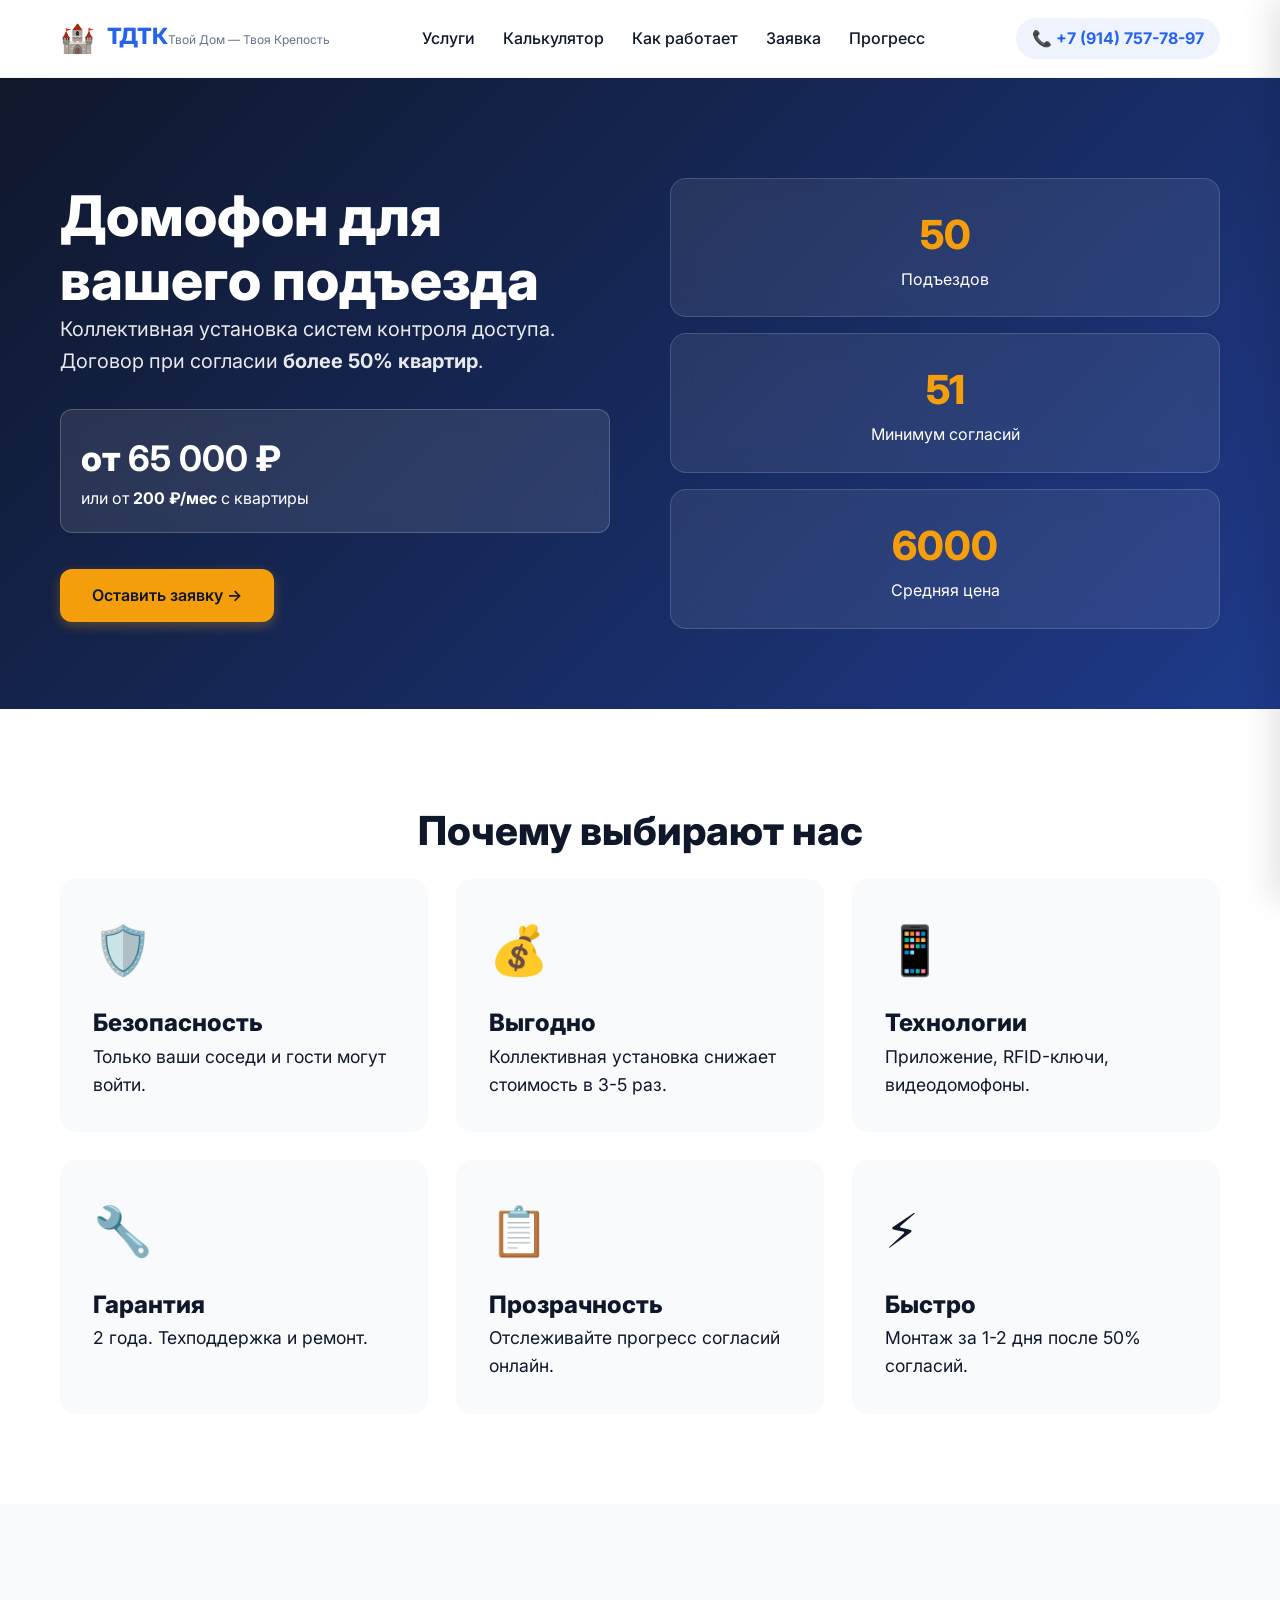
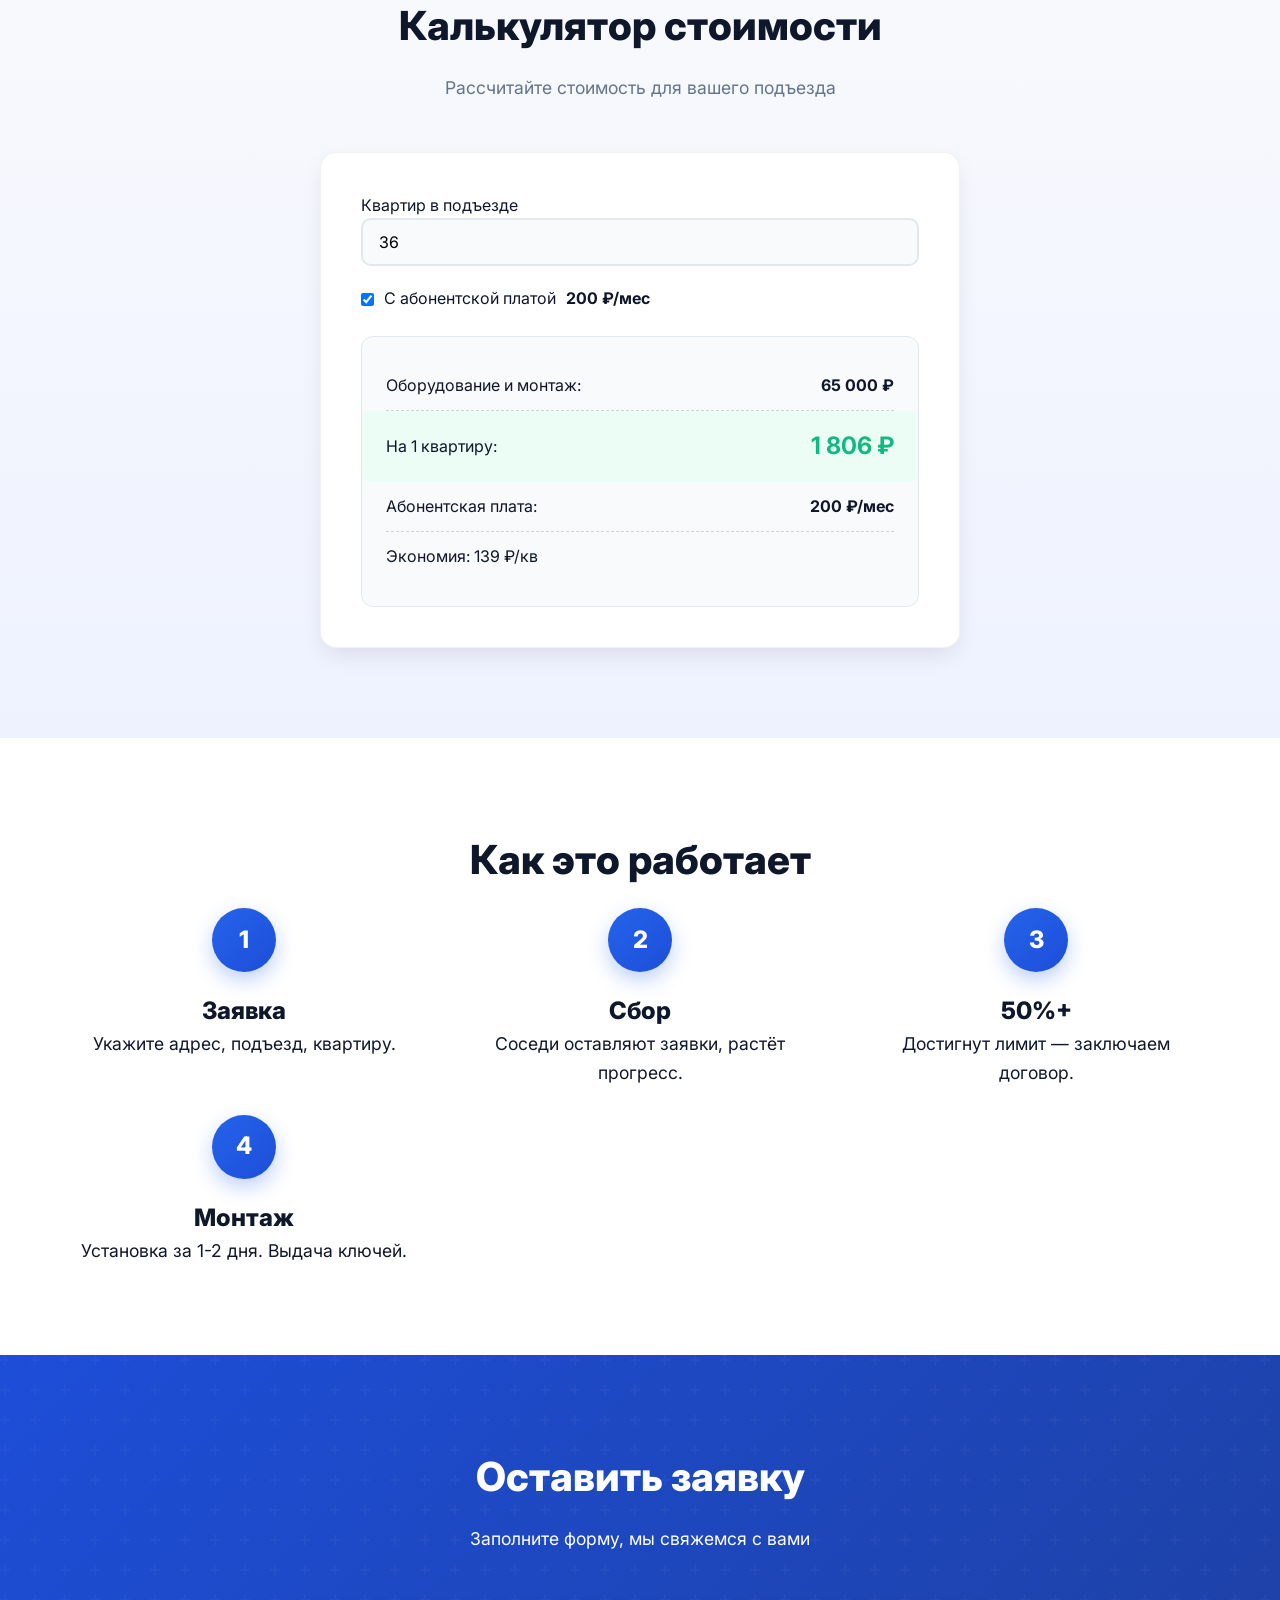
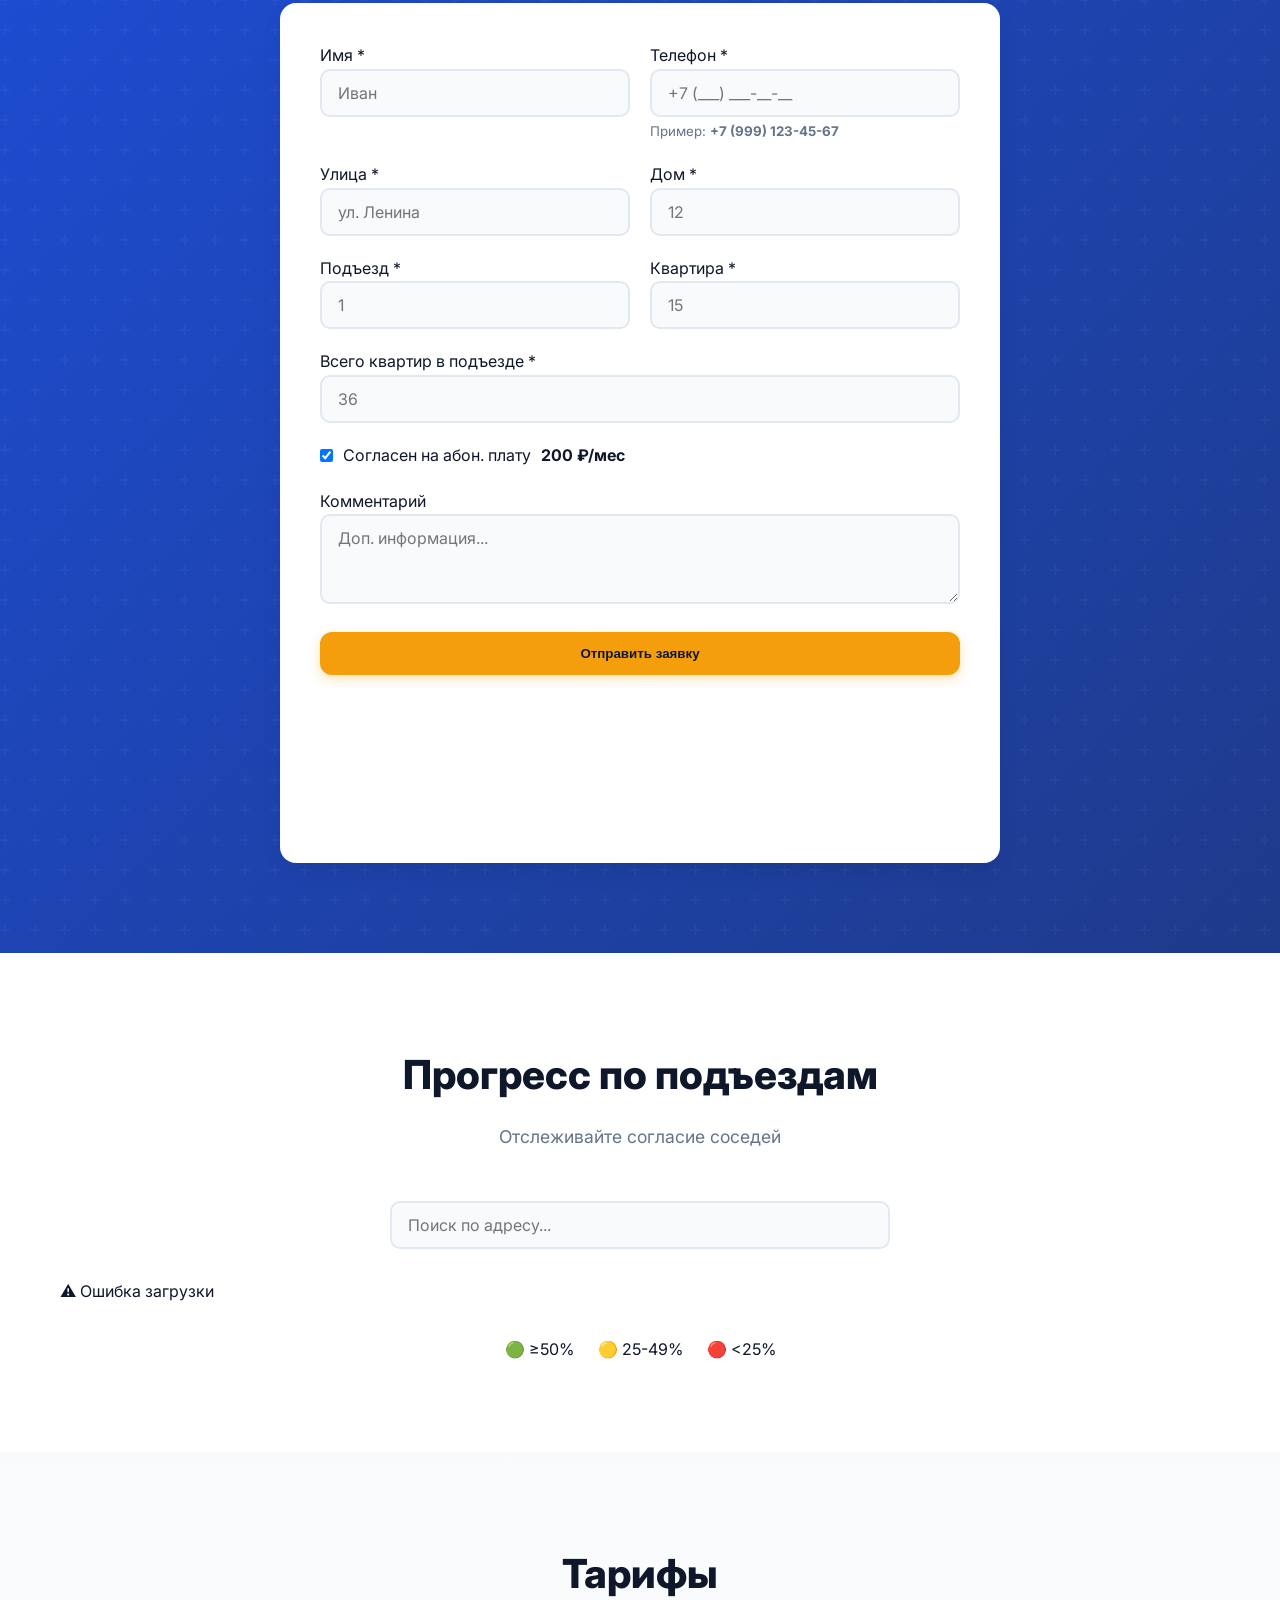
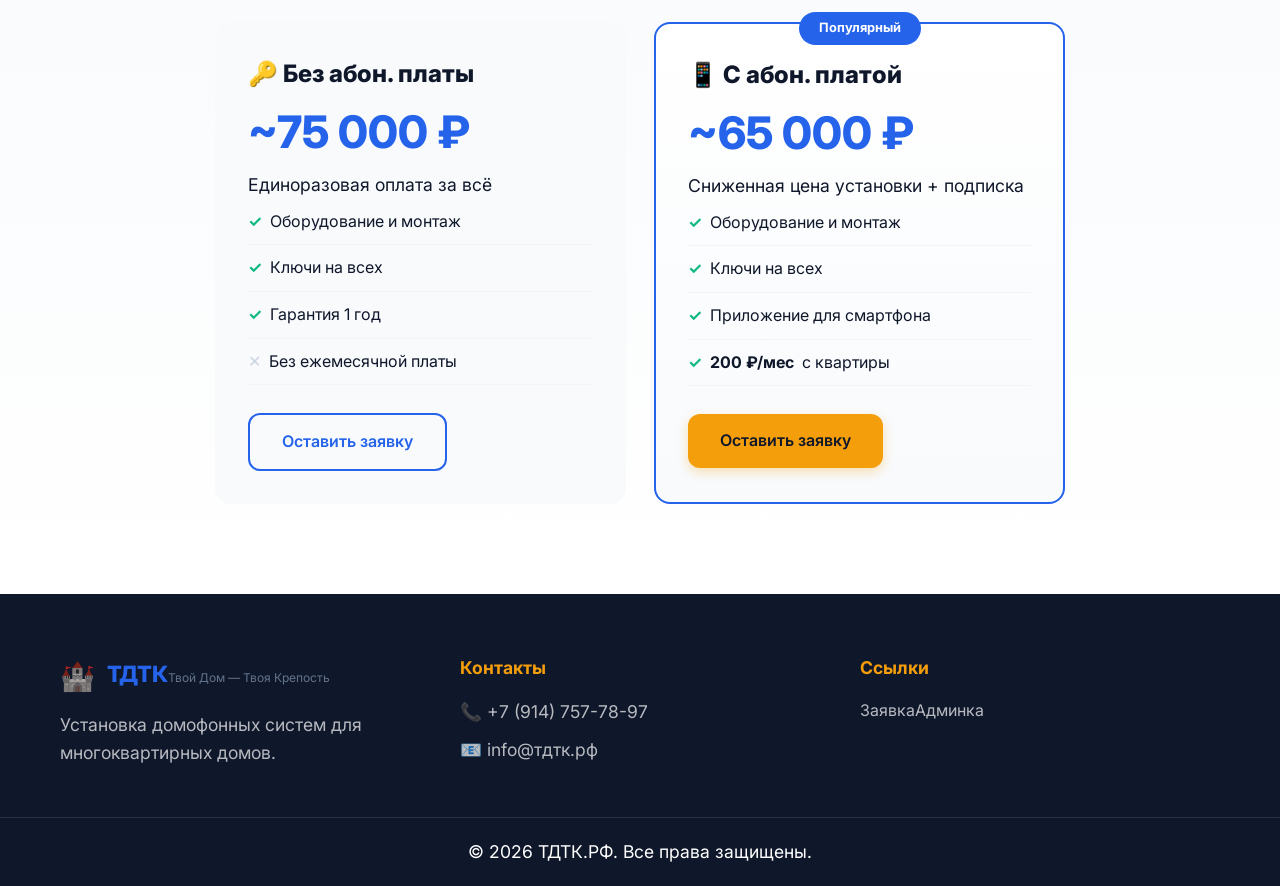
<file: index.html>
<!DOCTYPE html><html lang="ru"><head><meta charset="UTF-8"><meta name="viewport" content="width=device-width, initial-scale=1.0"><title data-cms="meta_title">ТДТК.РФ — Твой Дом — Твоя Крепость</title><meta name="description" content="Коллективная установка домофонов. Договор при 50% согласий."><link rel="preconnect" href="https://fonts.googleapis.com"><link href="https://fonts.googleapis.com/css2?family=Inter:wght@400;500;600;700;800&display=swap" rel="stylesheet"><link rel="stylesheet" href="style.css"></head><body>

<header class="header" id="header"><div class="container header-inner">
  <a href="#" class="logo"><span class="logo-icon">🏰</span><div class="logo-text"><span class="logo-main">ТДТК</span><span class="logo-sub">Твой Дом — Твоя Крепость</span></div></a>
  <nav class="nav"><a href="#services">Услуги</a><a href="#calculator">Калькулятор</a><a href="#how-it-works">Как работает</a><a href="#form">Заявка</a><a href="#progress">Прогресс</a></nav>
  <a href="tel:" class="phone-header" data-cms-phone>📞 +7 (914) 757-78-97</a>
  <button class="burger" id="burger" aria-label="Меню">☰</button>
</div></header>
<div class="menu-overlay" id="overlay"></div>
<div class="mobile-menu" id="mobileMenu"><a href="#services">Услуги</a><a href="#calculator">Калькулятор</a><a href="#how-it-works">Как работает</a><a href="#form">Заявка</a><a href="#progress">Прогресс</a><a href="tel:" style="color:var(--primary);margin-top:16px" data-cms-phone>📞 +7 (914) 757-78-97</a></div>

<section class="hero"><div class="container hero-inner">
  <div><h1 data-cms="hero_title">Домофон для вашего подъезда</h1><p class="hero-subtitle">Коллективная установка систем контроля доступа. Договор при согласии <strong>более 50% квартир</strong>.</p><div class="hero-price"><span class="price-tag">от <strong data-cms="price_min">65 000</strong> ₽</span><span class="price-note">или от <strong>200 ₽/мес</strong> с квартиры</span></div><a href="#form" class="btn btn-primary">Оставить заявку →</a></div>
  <div class="hero-stats"><div class="stat-card reveal"><span class="stat-num">50+</span><span class="stat-label">Подъездов</span></div><div class="stat-card reveal"><span class="stat-num">51%</span><span class="stat-label">Минимум согласий</span></div><div class="stat-card reveal"><span class="stat-num">6 000 ₽</span><span class="stat-label">Средняя цена</span></div></div>
</div></section>

<section class="benefits reveal" id="services"><div class="container">
  <h2>Почему выбирают нас</h2>
  <div class="benefits-grid">
    <div class="benefit-card reveal"><div class="benefit-icon">🛡️</div><h3>Безопасность</h3><p>Только ваши соседи и гости могут войти.</p></div>
    <div class="benefit-card reveal"><div class="benefit-icon">💰</div><h3>Выгодно</h3><p>Коллективная установка снижает стоимость в 3-5 раз.</p></div>
    <div class="benefit-card reveal"><div class="benefit-icon">📱</div><h3>Технологии</h3><p>Приложение, RFID-ключи, видеодомофоны.</p></div>
    <div class="benefit-card reveal"><div class="benefit-icon">🔧</div><h3>Гарантия</h3><p>2 года. Техподдержка и ремонт.</p></div>
    <div class="benefit-card reveal"><div class="benefit-icon">📋</div><h3>Прозрачность</h3><p>Отслеживайте прогресс согласий онлайн.</p></div>
    <div class="benefit-card reveal"><div class="benefit-icon">⚡</div><h3>Быстро</h3><p>Монтаж за 1-2 дня после 50% согласий.</p></div>
  </div>
</div></section>

<section class="calculator reveal" id="calculator"><div class="container">
  <h2>Калькулятор стоимости</h2><p class="section-subtitle">Рассчитайте стоимость для вашего подъезда</p>
  <div class="calc-wrapper"><div class="calc-form">
    <div class="form-group"><label>Квартир в подъезде</label><input type="number" id="calc-entrance" min="1" max="200" value="36" class="form-input"></div>
    <div class="form-group checkbox-group"><label><input type="checkbox" id="calc-sub" checked> С абонентской платой <strong>200 ₽/мес</strong></label></div>
    <div class="calc-result">
      <div class="result-row"><span>Оборудование и монтаж:</span><strong id="calc-total">70 000 ₽</strong></div>
      <div class="result-row highlight"><span>На 1 квартиру:</span><strong id="calc-per-apt" class="price-green">1 944 ₽</strong></div>
      <div class="result-row" id="calc-monthly-row"><span>Абонентская плата:</span><strong id="calc-monthly">200 ₽/мес</strong></div>
      <div class="result-row note"><span id="calc-note">При подписке установка дешевле на 50%</span></div>
    </div>
  </div></div>
</div></section>

<section class="how-it-works reveal" id="how-it-works"><div class="container">
  <h2>Как это работает</h2>
  <div class="steps"><div class="step reveal"><div class="step-num">1</div><h3>Заявка</h3><p>Укажите адрес, подъезд, квартиру.</p></div><div class="step reveal"><div class="step-num">2</div><h3>Сбор</h3><p>Соседи оставляют заявки, растёт прогресс.</p></div><div class="step reveal"><div class="step-num">3</div><h3>50%+</h3><p>Достигнут лимит — заключаем договор.</p></div><div class="step reveal"><div class="step-num">4</div><h3>Монтаж</h3><p>Установка за 1-2 дня. Выдача ключей.</p></div></div>
</div></section>

<section class="application reveal" id="form"><div class="container">
  <h2>Оставить заявку</h2><p class="section-subtitle" style="color:#fff">Заполните форму, мы свяжемся с вами</p>
  <form class="app-form" id="appForm">
    <div class="form-row"><div class="form-group"><label>Имя *</label><input type="text" id="f-name" required class="form-input" placeholder="Иван"></div><div class="form-group"><label>Телефон *</label><input type="tel" id="f-phone" required class="form-input" placeholder="+7 (___) ___-__-__" pattern="\+7\s\(\d{3}\)\s\d{3}-\d{2}-\d{2}" title="Формат: +7 (999) 123-45-67"><small style="color:var(--text-light);display:block;margin-top:4px">Пример: <strong>+7 (999) 123-45-67</strong></small></div></div>
    <div class="form-row"><div class="form-group"><label>Улица *</label><input type="text" id="f-street" required class="form-input" placeholder="ул. Ленина"></div><div class="form-group"><label>Дом *</label><input type="text" id="f-house" required class="form-input" placeholder="12"></div></div>
    <div class="form-row"><div class="form-group"><label>Подъезд *</label><input type="number" id="f-entrance" required min="1" class="form-input" placeholder="1"></div><div class="form-group"><label>Квартира *</label><input type="number" id="f-apt" required min="1" class="form-input" placeholder="15"></div></div>
    <div class="form-group"><label>Всего квартир в подъезде *</label><input type="number" id="f-total" required min="1" max="200" class="form-input" placeholder="36"></div>
    <div class="form-group checkbox-group"><label><input type="checkbox" id="f-sub" checked> Согласен на абон. плату <strong>200 ₽/мес</strong></label></div>
    <div class="form-group"><label>Комментарий</label><textarea id="f-comment" class="form-input" placeholder="Доп. информация..."></textarea></div>
    <button type="submit" class="btn btn-primary" id="f-btn" style="width:100%">Отправить заявку</button>
    <p class="form-success" id="f-ok">✅ Заявка принята! Мы свяжемся с вами.</p>
    <p class="form-error" id="f-err">❌ Ошибка. Попробуйте позже.</p>
  </form>
</div></section>

<section class="progress-section reveal" id="progress"><div class="container">
  <h2>Прогресс по подъездам</h2><p class="section-subtitle">Отслеживайте согласие соседей</p>
  <div class="progress-controls"><input type="text" id="prog-search" placeholder="Поиск по адресу..." class="form-input"></div>
  <div class="progress-grid" id="prog-grid"><div class="loading">⏳ Загрузка...</div></div>
  <div class="legend"><span>🟢 ≥50%</span><span>🟡 25-49%</span><span>🔴 <25%</span></div>
</div></section>

<section class="pricing reveal"><div class="container">
  <h2>Тарифы</h2>
  <div class="pricing-grid">
    <div class="price-card reveal"><h3>🔑 Без абон. платы</h3><div class="price-big" data-cms="base_price">~75 000 ₽</div><p class="price-desc">Единоразовая оплата за всё</p><ul class="price-features"><li>Оборудование и монтаж</li><li>Ключи на всех</li><li>Гарантия 1 год</li><li class="feat-no">Без ежемесячной платы</li></ul><a href="#form" class="btn btn-outline" style="color:var(--primary);border-color:var(--primary)">Оставить заявку</a></div>
    <div class="price-card featured reveal"><div class="badge">Популярный</div><h3>📱 С абон. платой</h3><div class="price-big" data-cms="sub_price">~65 000 ₽</div><p class="price-desc">Сниженная цена установки + подписка</p><ul class="price-features"><li>Оборудование и монтаж</li><li>Ключи на всех</li><li>Приложение для смартфона</li><li class="feat-yes"><strong data-cms="monthly_fee">200 ₽/мес</strong> с квартиры</li></ul><a href="#form" class="btn btn-primary">Оставить заявку</a></div>
  </div>
</div></section>

<footer class="footer"><div class="container footer-inner">
  <div class="footer-col"><a href="#" class="logo"><span class="logo-icon">🏰</span><div class="logo-text"><span class="logo-main">ТДТК</span><span class="logo-sub">Твой Дом — Твоя Крепость</span></div></a><p style="margin-top:12px">Установка домофонных систем для многоквартирных домов.</p></div>
  <div class="footer-col"><h4>Контакты</h4><p data-cms="phone">📞 +7 (914) 757-78-97</p><p data-cms-email>📧 info@тдтк.рф</p></div>
  <div class="footer-col"><h4>Ссылки</h4><a href="#form">Заявка</a><a href="admin.html">Админка</a></div>
</div><div class="footer-bottom"><div class="container"><p data-cms="footer_text">© 2026 ТДТК.РФ. Все права защищены.</p></div></div></footer>

<script src="config.js"></script><script src="app.js"></script></body></html>
</file>
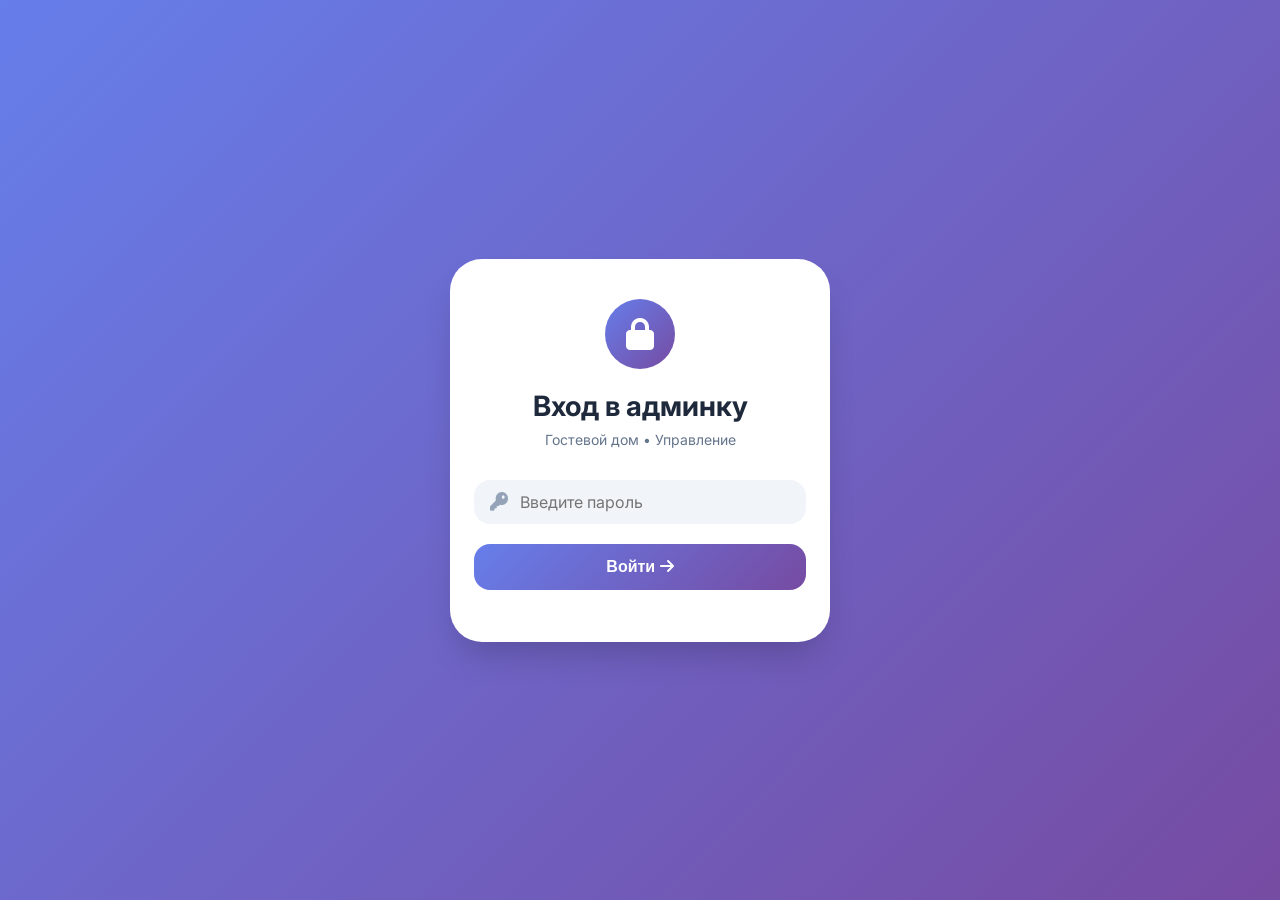
<file: admin/index.html>
<!DOCTYPE html>
<html lang="ru">
<head>
    <meta charset="UTF-8">
    <meta name="viewport" content="width=device-width, initial-scale=1.0, viewport-fit=cover, user-scalable=yes">
    <title>Админка | Гостевой дом</title>
    <link rel="stylesheet" href="style.css">
    <link href="https://fonts.googleapis.com/css2?family=Inter:opsz,wght@14..32,300;14..32,400;14..32,500;14..32,600;14..32,700&display=swap" rel="stylesheet">
    <link rel="stylesheet" href="https://cdnjs.cloudflare.com/ajax/libs/font-awesome/6.5.1/css/all.min.css">
</head>
<body>

<div class="app-container">
    <!-- Форма входа -->
    <div id="loginScreen" class="login-screen active">
        <div class="login-card">
            <div class="login-icon">
                <i class="fas fa-lock"></i>
            </div>
            <h2>Вход в админку</h2>
            <p class="login-subtitle">Гостевой дом • Управление</p>
            <div class="input-group">
                <i class="fas fa-key"></i>
                <input type="password" id="adminPassword" placeholder="Введите пароль" autocomplete="off">
            </div>
            <button id="loginBtn" class="btn-login">Войти <i class="fas fa-arrow-right"></i></button>
            <div id="loginError" class="error-message"></div>
        </div>
    </div>

    <!-- Основной интерфейс админки -->
    <div id="adminPanel" class="admin-panel">
        <!-- Мобильное меню (гамбургер) -->
        <div class="mobile-header">
            <button id="menuToggle" class="menu-toggle"><i class="fas fa-bars"></i></button>
            <h1>Админка</h1>
            <button id="logoutBtnMobile" class="logout-icon"><i class="fas fa-sign-out-alt"></i></button>
        </div>

        <!-- Боковое меню (desktop + mobile адаптив) -->
        <nav id="sideMenu" class="side-menu">
            <div class="menu-header">
                <i class="fas fa-home"></i>
                <span>Гостевой дом</span>
            </div>
            <ul class="menu-items">
                <li data-tab="bookings" class="active"><i class="fas fa-calendar-check"></i><span>Бронирования</span><span class="badge" id="newBookingsBadge">0</span></li>
                <li data-tab="rooms"><i class="fas fa-bed"></i><span>Номера и цены</span></li>
                <li data-tab="slides"><i class="fas fa-images"></i><span>Слайдер</span></li>
                <li data-tab="settings"><i class="fas fa-sliders-h"></i><span>Настройки</span></li>
            </ul>
            <button id="logoutBtn" class="logout-btn"><i class="fas fa-sign-out-alt"></i> Выйти</button>
        </nav>

        <!-- Основной контент -->
        <main class="main-content">
            <!-- Вкладка: Бронирования -->
            <div id="bookingsTab" class="tab-content active">
                <div class="page-header">
                    <h2><i class="fas fa-calendar-check"></i> Управление бронированиями</h2>
                    <div class="filter-bar">
                        <select id="statusFilter">
                            <option value="all">Все статусы</option>
                            <option value="new">🟡 Новые</option>
                            <option value="confirmed">✅ Подтверждённые</option>
                            <option value="cancelled">❌ Отменённые</option>
                        </select>
                        <input type="text" id="searchBookings" placeholder="Поиск по имени или телефону...">
                    </div>
                </div>
                <div id="bookingsList" class="bookings-list">
                    <div class="loading-spinner"><i class="fas fa-spinner fa-pulse"></i> Загрузка...</div>
                </div>
            </div>

            <!-- Вкладка: Номера -->
            <div id="roomsTab" class="tab-content">
                <div class="page-header">
                    <h2><i class="fas fa-bed"></i> Управление номерами</h2>
                </div>
                <div id="roomsList" class="rooms-grid"></div>
            </div>

            <!-- Вкладка: Слайдер -->
            <div id="slidesTab" class="tab-content">
                <div class="page-header">
                    <h2><i class="fas fa-images"></i> Управление слайдером</h2>
                    <button id="addSlideBtn" class="btn-primary"><i class="fas fa-plus"></i> Добавить слайд</button>
                </div>
                <div id="slidesList" class="slides-list"></div>
            </div>

            <!-- Вкладка: Настройки -->
            <div id="settingsTab" class="tab-content">
                <div class="page-header">
                    <h2><i class="fas fa-sliders-h"></i> Настройки сайта</h2>
                </div>
                <div id="settingsForm" class="settings-form"></div>
            </div>
        </main>
    </div>
</div>

<!-- Модальное окно для редактирования слайда -->
<div id="slideModal" class="modal">
    <div class="modal-content">
        <span class="close">&times;</span>
        <h3 id="modalTitle">Редактировать слайд</h3>
        <input type="text" id="slideImageUrl" placeholder="URL изображения">
        <input type="text" id="slideTitle" placeholder="Заголовок">
        <input type="text" id="slideSubtitle" placeholder="Подзаголовок">
        <input type="hidden" id="slideRowId">
        <button id="saveSlideBtn" class="btn-primary">Сохранить</button>
        <button id="deleteSlideBtn" class="btn-danger">Удалить</button>
    </div>
</div>

<!-- Модальное окно для редактирования номера -->
<div id="roomModal" class="modal">
    <div class="modal-content">
        <span class="close">&times;</span>
        <h3>Редактировать номер</h3>
        <input type="hidden" id="roomId">
        <div class="form-group">
            <label>Цена (₽/ночь)</label>
            <input type="number" id="roomPrice" placeholder="Цена">
        </div>
        <div class="form-group">
            <label>Описание</label>
            <textarea id="roomDescription" rows="4" placeholder="Описание номера"></textarea>
        </div>
        <button id="saveRoomBtn" class="btn-primary">Сохранить изменения</button>
    </div>
</div>

<script src="script.js"></script>
</body>
</html>
</file>
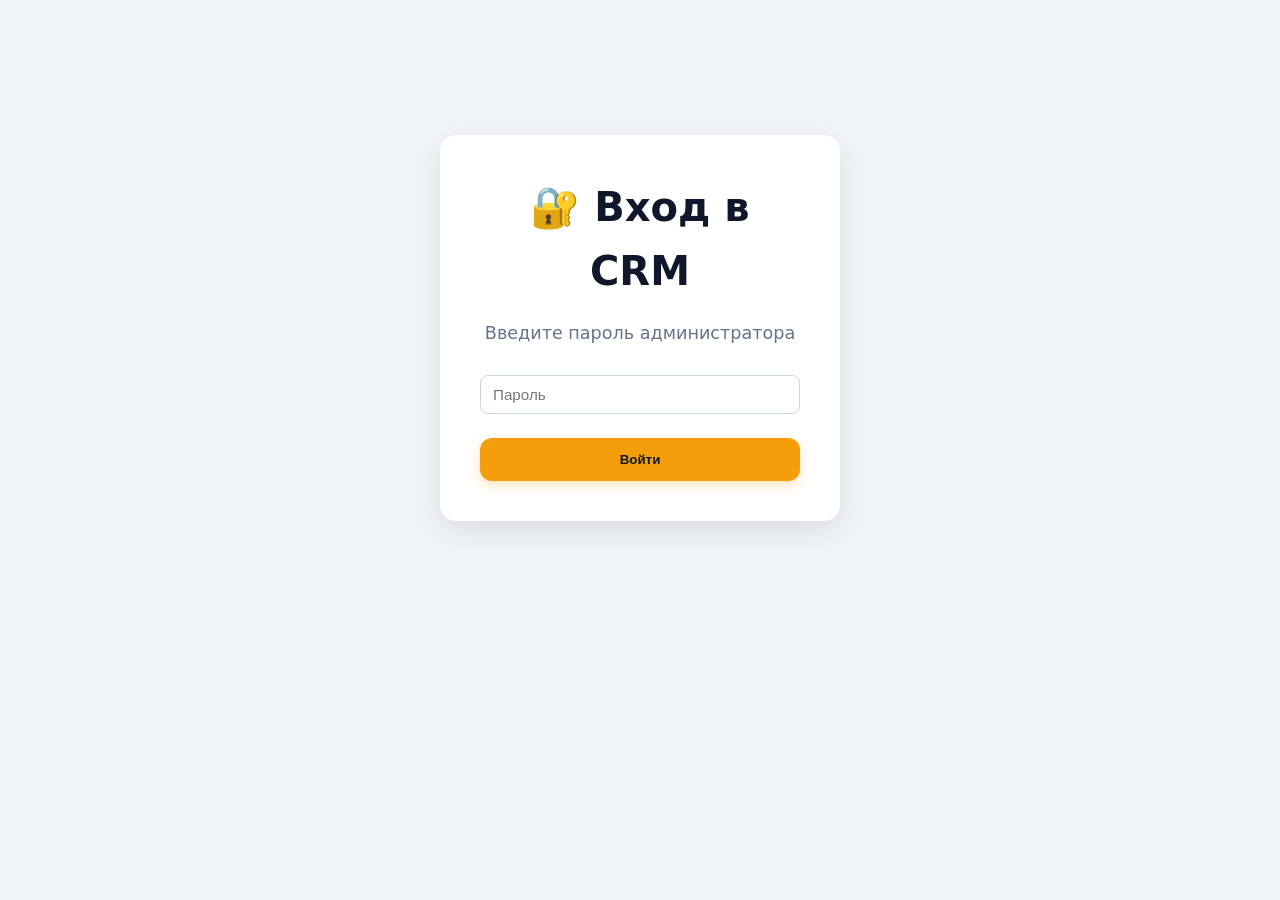
<file: admin.html>
<!DOCTYPE html>
<html lang="ru">
<head>
  <meta charset="UTF-8">
  <meta name="viewport" content="width=device-width, initial-scale=1.0">
  <title>Админ-панель ТДТК</title>
  <link rel="stylesheet" href="style.css">
  <style>
    body { background: #f1f5f9; }
    .admin-wrap { max-width: 1200px; margin: 0 auto; padding: 20px; }
    .login-box { max-width: 400px; margin: 15vh auto; background: #fff; padding: 40px; border-radius: 16px; box-shadow: 0 10px 30px rgba(0,0,0,0.1); text-align: center; }
    .dash { display: none; }
    .dash.active { display: block; }
    .admin-nav { display: flex; gap: 10px; margin-bottom: 20px; flex-wrap: wrap; }
    .tab-btn { padding: 10px 20px; background: #e2e8f0; border: none; border-radius: 8px; cursor: pointer; font-weight: 600; transition: 0.3s; }
    .tab-btn.active { background: var(--primary); color: #fff; }
    .tab-panel { display: none; background: #fff; padding: 24px; border-radius: 12px; box-shadow: 0 4px 12px rgba(0,0,0,0.05); }
    .tab-panel.active { display: block; }
    .table-scroll { overflow-x: auto; border: 1px solid #e2e8f0; border-radius: 8px; }
    table { width: 100%; border-collapse: collapse; min-width: 800px; }
    th, td { padding: 12px 10px; text-align: left; border-bottom: 1px solid #e2e8f0; font-size: 0.9rem; white-space: nowrap; }
    th { background: #f8fafc; font-weight: 700; position: sticky; top: 0; }
    tr:hover { background: #f8fafc; }
    .status { padding: 4px 10px; border-radius: 20px; font-size: 0.8rem; font-weight: 600; }
    .s-new { background: #dbeafe; color: #1e40af; }
    .s-work { background: #fef3c7; color: #b45309; }
    .s-agreed { background: #dcfce7; color: #166534; }
    .s-reject { background: #fee2e2; color: #b91c1c; }
    .s-done { background: #f3e8ff; color: #7e22ce; }
    .stats-grid { display: grid; grid-template-columns: repeat(auto-fit, minmax(180px, 1fr)); gap: 16px; margin-bottom: 24px; }
    .stat-box { background: #fff; padding: 20px; border-radius: 12px; text-align: center; box-shadow: 0 4px 10px rgba(0,0,0,0.05); }
    .stat-box .num { font-size: 2rem; font-weight: 800; color: var(--primary); }
    .stat-box .lab { font-size: 0.85rem; color: #64748b; }
    .actions { display: flex; gap: 6px; }
    .btn-sm { padding: 6px 10px; border: 1px solid #cbd5e1; border-radius: 6px; background: #fff; cursor: pointer; font-size: 0.85rem; transition: 0.2s; }
    .btn-sm:hover { background: #f1f5f9; border-color: #94a3b8; }
    .modal-overlay { display: none; position: fixed; inset: 0; background: rgba(0,0,0,0.5); z-index: 999; align-items: center; justify-content: center; }
    .modal-overlay.open { display: flex; }
    .modal { background: #fff; padding: 24px; border-radius: 12px; width: 90%; max-width: 450px; }
    input[type="password"], input[type="text"], select, textarea { width: 100%; padding: 10px 12px; border: 1px solid #cbd5e1; border-radius: 8px; font-size: 0.95rem; margin: 8px 0; }
  </style>
</head>
<body>

<div class="login-box" id="loginScreen">
  <h2>🔐 Вход в CRM</h2>
  <p style="color:#64748b; margin-bottom:20px">Введите пароль администратора</p>
  <input type="password" id="adm-pass" placeholder="Пароль">
  <button class="btn btn-primary" style="margin-top:16px; width:100%" onclick="login()">Войти</button>
  <p id="login-err" style="color:var(--danger); margin-top:10px; display:none">Неверный пароль</p></div>

<div class="admin-wrap dash" id="adminDash">
  <div style="display:flex; justify-content:space-between; align-items:center; margin-bottom:20px; flex-wrap:wrap; gap:10px">
    <h2>🏰 ТДТК — Админ-панель</h2>
    <div>
      <a href="index.html" class="btn btn-outline" style="color:var(--primary); border-color:var(--primary)">На сайт</a>
      <button class="btn btn-primary" onclick="location.reload()">🚪 Выйти</button>
    </div>
  </div>

  <div class="stats-grid" id="stats-row">
    <div class="stat-box"><div class="num" id="st-tot">0</div><div class="lab">Всего заявок</div></div>
    <div class="stat-box"><div class="num" id="st-new">0</div><div class="lab">Новые</div></div>
    <div class="stat-box"><div class="num" id="st-agr">0</div><div class="lab">Согласились</div></div>
    <div class="stat-box"><div class="num" id="st-ent">0</div><div class="lab">Подъездов</div></div>
  </div>

  <div class="admin-nav">
    <button class="tab-btn active" onclick="switchTab('leads', this)">📋 Заявки</button>
    <button class="tab-btn" onclick="switchTab('ents', this)">🏢 Подъезды</button>
    <button class="tab-btn" onclick="switchTab('cms', this)">📝 CMS / Контент</button>
  </div>

  <!-- ВКЛАДКА ЗАЯВКИ -->
  <div class="tab-panel active" id="tab-leads">
    <div style="display:flex; gap:10px; margin-bottom:15px; flex-wrap:wrap">
      <select id="f-status" style="width:150px; padding:8px"><option value="">Все статусы</option><option value="Новая">Новая</option><option value="В работе">В работе</option><option value="Согласен">Согласен</option><option value="Отказ">Отказ</option><option value="Готово">Готово</option></select>
      <input type="text" id="f-search" placeholder="Поиск по имени/адресу/телефону..." style="max-width:350px; padding:8px">
      <button class="btn btn-primary" onclick="loadLeads()" style="margin-left:auto">🔄 Обновить</button>
    </div>
    <div class="table-scroll">
      <table>
        <thead><tr><th>Дата</th><th>Имя</th><th>Телефон</th><th>Адрес</th><th>Кв.</th><th>Всего кв.</th><th>Тариф</th><th>Статус</th><th>Действия</th></tr></thead>
        <tbody id="leads-body"><tr><td colspan="9" style="text-align:center; padding:20px">⏳ Загрузка данных...</td></tr></tbody>
      </table>
    </div>
  </div>

  <!-- ВКЛАДКА ПОДЪЕЗДЫ -->
  <div class="tab-panel" id="tab-ents">
    <button class="btn btn-primary" onclick="loadEnts()" style="margin-bottom:15px">🔄 Обновить подъезды</button>
    <div id="ents-grid" style="display:grid; gap:15px"></div>
  </div>

  <!-- ВКЛАДКА CMS -->
  <div class="tab-panel" id="tab-cms">
  <div style="display:flex; gap:10px; margin-bottom:15px; flex-wrap:wrap">
    <select id="cms-sec" style="width:150px; padding:8px">
      <option value="">Все разделы</option>
      <option value="hero">🏠 Главная</option>
      <option value="pricing">💰 Тарифы</option>
      <option value="contacts">📞 Контакты</option>
      <option value="seo">🔍 SEO</option>
      <option value="footer">🦶 Футер</option>
      <option value="settings">⚙️ Настройки</option>
    </select>
    <button class="btn btn-primary" onclick="loadCMS()">🔄 Загрузить</button>
    <button class="btn btn-outline" onclick="resetCMS()" style="color:var(--danger); border-color:var(--danger)">↺ Сбросить к дефолту</button>
    <span id="cms-status" style="margin-left:auto; color:#64748b; font-size:0.9rem; align-self:center"></span>
  </div>
  
  <div class="table-scroll">
    <table>
      <thead>
        <tr>
          <th style="width:25%">Ключ</th>
          <th style="width:15%">Раздел</th>
          <th style="width:35%">Значение</th>
          <th style="width:25%">Описание</th>
          <th style="width:5%">💾</th>
        </tr>
      </thead>
      <tbody id="cms-body">
        <tr><td colspan="5" style="text-align:center">Нажмите "Загрузить"</td></tr>
      </tbody>
    </table>
  </div>
  
  <div style="margin-top:15px; padding:12px; background:#f8fafc; border-radius:8px; font-size:0.9rem; color:#64748b">
    <strong>💡 Подсказка:</strong> 
    Числовые поля (цены, проценты) указывайте без пробелов и символов: <code>70000</code>, не <code>70 000 ₽</code>. 
    Символы валюты и пробелы добавляются автоматически на сайте.
  </div>
</div>

<!-- МОДАЛЬНОЕ ОКНО РЕДАКТИРОВАНИЯ -->
<div class="modal-overlay" id="edit-modal">
  <div class="modal">
    <h3 style="margin-bottom:15px">✏️ Редактировать заявку</h3>
    <input type="hidden" id="edit-id">
    <label>Статус</label>
    <select id="edit-status">
      <option>Новая</option><option>В работе</option><option>Согласен</option><option>Отказ</option><option>Готово</option>
    </select>
    <label>Комментарий</label>
    <textarea id="edit-comm" rows="3"></textarea>
    <div style="display:flex; gap:10px; margin-top:10px">
      <button class="btn btn-primary" onclick="saveLead()">💾 Сохранить</button>
      <button class="btn btn-outline" style="color:var(--text); border-color:#cbd5e1" onclick="closeModal()">Отмена</button>
    </div>
  </div>
</div>

<script src="config.js"></script>
<script src="admin.js"></script>
</body>
</html>
</file>
<file: style.css>
:root{--primary:#2563eb;--primary-dark:#1d4ed8;--accent:#f59e0b;--success:#10b981;--warning:#f59e0b;--danger:#ef4444;--bg-light:#f8fafc;--bg-dark:#0f172a;--text:#0f172a;--text-light:#64748b;--white:#fff;--shadow:0 4px 6px -1px rgba(0,0,0,0.1);--shadow-lg:0 10px 25px -5px rgba(0,0,0,0.1);--radius:16px;--transition:all 0.3s cubic-bezier(0.4,0,0.2,1)}
*{margin:0;padding:0;box-sizing:border-box}
html{scroll-behavior:smooth;-webkit-font-smoothing:antialiased}
body{font-family:'Inter',system-ui,sans-serif;color:var(--text);line-height:1.6;background:var(--bg-light);overflow-x:hidden}
.container{max-width:1200px;margin:0 auto;padding:0 20px}
h1,h2,h3{font-weight:800}
h1{font-size:clamp(2rem,5vw,3.5rem);line-height:1.15}
h2{font-size:clamp(1.5rem,3.5vw,2.5rem);margin-bottom:1rem;text-align:center}
h3{font-size:clamp(1.1rem,2vw,1.5rem)}
p{font-size:clamp(0.95rem,1.5vw,1.1rem)}
.reveal{opacity:0;transform:translateY(30px);transition:var(--transition)}
.reveal.visible{opacity:1;transform:translateY(0)}
@media(prefers-reduced-motion:reduce){.reveal{opacity:1;transform:none;transition:none}}
.header{background:rgba(255,255,255,0.9);backdrop-filter:blur(12px);position:sticky;top:0;z-index:100;border-bottom:1px solid rgba(0,0,0,0.05)}
.header.scrolled{box-shadow:var(--shadow);padding:5px 0}
.header-inner{display:flex;align-items:center;justify-content:space-between;padding:16px 20px;gap:20px}
.logo{display:flex;align-items:center;gap:12px;text-decoration:none;color:var(--text)}
.logo-icon{font-size:28px;transition:var(--transition)}
.logo:hover .logo-icon{transform:scale(1.1) rotate(-5deg)}
.logo-main{font-size:1.4rem;font-weight:800;color:var(--primary);line-height:1}
.logo-sub{font-size:0.75rem;color:var(--text-light)}
.nav{display:flex;gap:28px}
.nav a{text-decoration:none;color:var(--text);font-weight:500;position:relative}
.nav a::after{content:'';position:absolute;bottom:-4px;left:0;width:0;height:2px;background:var(--primary);transition:var(--transition)}
.nav a:hover{color:var(--primary)}.nav a:hover::after{width:100%}
.phone-header{text-decoration:none;color:var(--primary);font-weight:700;padding:8px 16px;border-radius:99px;background:rgba(37,99,235,0.08);transition:var(--transition)}
.phone-header:hover{background:rgba(37,99,235,0.15);transform:scale(1.03)}
.burger{display:none;background:none;border:none;font-size:1.8rem;cursor:pointer;color:var(--text);padding:8px;border-radius:8px}
.mobile-menu{position:fixed;top:0;right:0;width:280px;height:100vh;background:var(--white);box-shadow:-10px 0 30px rgba(0,0,0,0.1);z-index:200;padding:80px 24px 24px;transform:translateX(100%);transition:transform 0.4s cubic-bezier(0.4,0,0.2,1)}
.mobile-menu.open{transform:translateX(0)}
.mobile-menu a{display:block;padding:12px 0;color:var(--text);font-weight:600;font-size:1.1rem;border-bottom:1px solid #f1f5f9}
.menu-overlay{position:fixed;inset:0;background:rgba(0,0,0,0.4);z-index:190;opacity:0;pointer-events:none;transition:opacity 0.3s}
.menu-overlay.open{opacity:1;pointer-events:auto}
.hero{background:linear-gradient(135deg,var(--bg-dark) 0%,#1e3a8a 50%,var(--primary) 100%);background-size:200% 200%;animation:grad 10s ease infinite;color:var(--white);padding:100px 0 80px;position:relative;overflow:hidden}
@keyframes grad{0%{background-position:0% 50%}50%{background-position:100% 50%}100%{background-position:0% 50%}}
.hero-inner{display:grid;grid-template-columns:1fr 1fr;gap:60px;align-items:center}
.hero-subtitle{font-size:clamp(1rem,2vw,1.25rem);opacity:0.9;margin-bottom:32px;max-width:540px}
.hero-price{margin-bottom:36px;background:rgba(255,255,255,0.1);padding:20px;border-radius:12px;backdrop-filter:blur(8px);border:1px solid rgba(255,255,255,0.2)}
.price-tag{display:block;font-size:clamp(1.5rem,3vw,2.2rem);font-weight:800}
.btn{display:inline-flex;align-items:center;justify-content:center;gap:8px;padding:14px 32px;border-radius:12px;text-decoration:none;font-weight:600;cursor:pointer;transition:var(--transition);border:none;position:relative;overflow:hidden}
.btn::before{content:'';position:absolute;inset:0;background:rgba(255,255,255,0.1);transform:translateX(-100%);transition:var(--transition)}
.btn:hover::before{transform:translateX(0)}.btn:active{transform:scale(0.98)}
.btn-primary{background:var(--accent);color:var(--bg-dark);box-shadow:0 4px 12px rgba(245,158,11,0.3)}
.btn-primary:hover{background:#d97706;transform:translateY(-3px);box-shadow:0 8px 20px rgba(245,158,11,0.4)}
.btn-outline{background:transparent;border:2px solid rgba(255,255,255,0.4);color:var(--white)}
.hero-stats{display:flex;flex-direction:column;gap:16px}
.stat-card{background:rgba(255,255,255,0.08);backdrop-filter:blur(12px);border:1px solid rgba(255,255,255,0.15);border-radius:var(--radius);padding:24px;text-align:center;transition:var(--transition)}
.stat-card:hover{background:rgba(255,255,255,0.12);transform:translateY(-4px)}
.stat-num{display:block;font-size:2.5rem;font-weight:800;color:var(--accent)}
section{padding:90px 0}
.section-subtitle{text-align:center;color:var(--text-light);margin-bottom:50px;max-width:700px;margin-left:auto;margin-right:auto}
.benefits,.how-it-works,.progress-section{background:var(--white)}
.calculator{background:linear-gradient(to bottom,var(--bg-light),#eef2ff)}
.application{background:linear-gradient(135deg,var(--primary-dark),#1e3a8a);color:var(--white);position:relative}
.application::before{content:'';position:absolute;inset:0;background:url("data:image/svg+xml,%3Csvg width='60' height='60' xmlns='http://www.w3.org/2000/svg'%3E%3Cg fill='%23fff' fill-opacity='0.05'%3E%3Cpath d='M36 34v-4h-2v4h-4v2h4v4h2v-4h4v-2h-4zm0-30V0h-2v4h-4v2h4v4h2V6h4V4h-4zM6 34v-4H4v4H0v2h4v4h2v-4h4v-2H6zM6 4V0H4v4H0v2h4v4h2V6h4V4H6z'/%3E%3C/g%3E%3C/svg%3E");opacity:0.6}
.pricing{background:linear-gradient(to bottom,#f8fafc,var(--white))}
.benefits-grid,.steps,.pricing-grid{display:grid;gap:28px}
.benefits-grid,.steps{grid-template-columns:repeat(auto-fit,minmax(280px,1fr))}
.pricing-grid{max-width:850px;margin:0 auto;grid-template-columns:repeat(auto-fit,minmax(300px,1fr))}
.benefit-card,.price-card{background:var(--bg-light);border-radius:var(--radius);padding:32px;transition:var(--transition);border:1px solid transparent}
.benefit-card:hover,.price-card:hover{transform:translateY(-8px);box-shadow:var(--shadow-lg);border-color:rgba(37,99,235,0.1)}
.benefit-icon{font-size:3rem;margin-bottom:16px;display:inline-block;transition:var(--transition)}
.benefit-card:hover .benefit-icon{transform:scale(1.15) rotate(5deg)}
.step{text-align:center;padding:0 12px}
.step-num{width:64px;height:64px;background:linear-gradient(135deg,var(--primary),var(--primary-dark));color:var(--white);border-radius:50%;display:flex;align-items:center;justify-content:center;font-size:1.5rem;font-weight:800;margin:0 auto 20px;box-shadow:0 8px 20px rgba(37,99,235,0.3)}
.price-card.featured{border:2px solid var(--primary);background:linear-gradient(to bottom,#fff,#f8fafc)}
.badge{position:absolute;top:-12px;left:50%;transform:translateX(-50%);background:var(--primary);color:var(--white);padding:6px 20px;border-radius:20px;font-size:0.8rem;font-weight:700}
.price-big{font-size:2.8rem;font-weight:800;color:var(--primary);margin:16px 0;line-height:1}
.price-features{list-style:none;text-align:left;margin-bottom:28px;padding:0}
.price-features li{padding:10px 0;border-bottom:1px solid #f1f5f9;display:flex;align-items:center;gap:8px}
.price-features li::before{content:'✓';color:var(--success);font-weight:bold}
.price-features li.feat-no::before{color:#cbd5e1;content:'✕'}
.calc-wrapper{max-width:640px;margin:0 auto;background:var(--white);border-radius:var(--radius);box-shadow:var(--shadow-lg);overflow:hidden;border:1px solid rgba(0,0,0,0.05)}
.calc-form{padding:40px}
.calc-result{background:#f8fafc;border-radius:12px;padding:24px;margin-top:24px;border:1px solid #e2e8f0}
.result-row{display:flex;justify-content:space-between;padding:12px 0;border-bottom:1px dashed #cbd5e1;align-items:center}
.result-row:last-child{border-bottom:none}
.result-row.highlight{background:#ecfdf5;margin:0 -24px;padding:16px 24px;border-radius:8px;border-bottom:none}
.price-green{color:var(--success);font-size:1.5rem;font-weight:700}
.app-form{max-width:720px;margin:0 auto;background:var(--white);border-radius:var(--radius);padding:40px;color:var(--text);box-shadow:var(--shadow-lg);position:relative;z-index:2}
.form-row{display:grid;grid-template-columns:repeat(auto-fit,minmax(250px,1fr));gap:20px}
.form-group{margin-bottom:20px}
.form-input{width:100%;padding:12px 16px;border:2px solid #e2e8f0;border-radius:10px;font-size:1rem;transition:var(--transition);font-family:inherit;background:#f8fafc}
.form-input:focus{outline:none;border-color:var(--primary);background:var(--white);box-shadow:0 0 0 4px rgba(37,99,235,0.1)}
.checkbox-group label{display:flex;align-items:center;gap:10px;cursor:pointer}
textarea.form-input{resize:vertical;min-height:90px}
.form-success,.form-error{padding:14px;border-radius:10px;text-align:center;margin-top:16px;font-weight:600;opacity:0;transform:translateY(10px);transition:var(--transition);pointer-events:none}
.form-success.show,.form-error.show{opacity:1;transform:translateY(0);pointer-events:auto}
.form-success{background:#ecfdf5;color:var(--success);border:1px solid #a7f3d0}
.form-error{background:#fef2f2;color:var(--danger);border:1px solid #fecaca}
.progress-controls{max-width:500px;margin:0 auto 30px}
.progress-grid{display:grid;grid-template-columns:repeat(auto-fill,minmax(320px,1fr));gap:20px}
.progress-card{background:var(--bg-light);border-radius:var(--radius);padding:22px;border:1px solid #e2e8f0;transition:var(--transition)}
.progress-card:hover{transform:translateY(-4px);box-shadow:var(--shadow)}
.progress-header{display:flex;justify-content:space-between;align-items:center;margin-bottom:14px;flex-wrap:wrap;gap:8px}
.badge-ready{background:#ecfdf5;color:var(--success);padding:4px 12px;border-radius:20px;font-size:0.8rem;font-weight:600;display:inline-flex;align-items:center;gap:4px}
.pulse{animation:pulse 2s infinite}@keyframes pulse{0%,100%{transform:scale(1)}50%{transform:scale(1.05)}}
.progress-bar-container{height:10px;background:#e2e8f0;border-radius:20px;overflow:hidden;margin-bottom:10px}
.progress-bar{height:100%;border-radius:20px;transition:width 1.2s cubic-bezier(0.4,0,0.2,1)}
.progress-info{display:flex;justify-content:space-between;font-size:0.9rem;color:var(--text-light)}
.legend{display:flex;justify-content:center;gap:24px;margin-top:32px;flex-wrap:wrap}
.footer{background:var(--bg-dark);color:var(--white);padding:60px 0 0}
.footer-inner{display:grid;grid-template-columns:repeat(auto-fit,minmax(240px,1fr));gap:40px;padding-bottom:40px}
.footer-col h4{font-size:1.1rem;margin-bottom:16px;color:var(--accent);font-weight:700}
.footer-col p,.footer-col a{color:rgba(255,255,255,0.7);margin-bottom:10px;text-decoration:none;transition:var(--transition)}
.footer-col a:hover{color:var(--accent);transform:translateX(4px)}
.footer-bottom{border-top:1px solid rgba(255,255,255,0.1);padding:20px 0;text-align:center}
@media(max-width:900px){.nav,.phone-header{display:none}.burger{display:block}.hero-inner{grid-template-columns:1fr;gap:40px;text-align:center}.hero-subtitle{margin-left:auto;margin-right:auto}}
@media(max-width:600px){section{padding:60px 0}.form-row{grid-template-columns:1fr}.app-form{padding:24px}.stat-num{font-size:2rem}.progress-grid,.pricing-grid{grid-template-columns:1fr}}
</file>
<file: admin/style.css>
* {
    margin: 0;
    padding: 0;
    box-sizing: border-box;
}

body {
    font-family: 'Inter', sans-serif;
    background: #f5f7fb;
    color: #1e293b;
}

.app-container {
    min-height: 100vh;
}

/* ========== ЛОГИН ========== */
.login-screen {
    position: fixed;
    top: 0;
    left: 0;
    width: 100%;
    height: 100%;
    background: linear-gradient(135deg, #667eea 0%, #764ba2 100%);
    display: flex;
    align-items: center;
    justify-content: center;
    z-index: 1000;
    transition: opacity 0.3s ease;
}

.login-screen.hidden {
    display: none;
}

.login-card {
    background: white;
    border-radius: 32px;
    padding: 40px 24px;
    width: 90%;
    max-width: 380px;
    text-align: center;
    box-shadow: 0 20px 35px -10px rgba(0,0,0,0.2);
}

.login-icon {
    width: 70px;
    height: 70px;
    background: linear-gradient(135deg, #667eea 0%, #764ba2 100%);
    border-radius: 50%;
    display: flex;
    align-items: center;
    justify-content: center;
    margin: 0 auto 20px;
}

.login-icon i {
    font-size: 32px;
    color: white;
}

.login-card h2 {
    font-size: 28px;
    margin-bottom: 8px;
    color: #1e293b;
}

.login-subtitle {
    color: #64748b;
    margin-bottom: 32px;
    font-size: 14px;
}

.input-group {
    background: #f1f5f9;
    border-radius: 16px;
    padding: 12px 16px;
    display: flex;
    align-items: center;
    gap: 12px;
    margin-bottom: 20px;
}

.input-group i {
    color: #94a3b8;
    font-size: 18px;
}

.input-group input {
    border: none;
    background: none;
    width: 100%;
    font-size: 16px;
    outline: none;
    font-family: inherit;
}

.btn-login {
    width: 100%;
    background: linear-gradient(135deg, #667eea 0%, #764ba2 100%);
    color: white;
    border: none;
    padding: 14px;
    border-radius: 16px;
    font-size: 16px;
    font-weight: 600;
    cursor: pointer;
    transition: transform 0.2s, box-shadow 0.2s;
}

.btn-login:hover {
    transform: translateY(-2px);
    box-shadow: 0 10px 20px -5px rgba(102,126,234,0.4);
}

.error-message {
    color: #ef4444;
    font-size: 14px;
    margin-top: 12px;
}

/* ========== ОСНОВНАЯ АДМИНКА ========== */
.admin-panel {
    display: none;
    min-height: 100vh;
}

.admin-panel.active {
    display: block;
}

/* Мобильный хедер */
.mobile-header {
    display: none;
    background: white;
    padding: 16px 20px;
    border-bottom: 1px solid #e2e8f0;
    align-items: center;
    justify-content: space-between;
    position: sticky;
    top: 0;
    z-index: 100;
}

.mobile-header h1 {
    font-size: 20px;
    font-weight: 600;
}

.menu-toggle, .logout-icon {
    background: none;
    border: none;
    font-size: 24px;
    cursor: pointer;
    color: #475569;
    padding: 8px;
}

/* Боковое меню */
.side-menu {
    position: fixed;
    left: 0;
    top: 0;
    width: 280px;
    height: 100%;
    background: white;
    border-right: 1px solid #e2e8f0;
    display: flex;
    flex-direction: column;
    transform: translateX(0);
    transition: transform 0.3s ease;
    z-index: 200;
}

.menu-header {
    padding: 24px 20px;
    font-size: 20px;
    font-weight: 700;
    border-bottom: 1px solid #e2e8f0;
    display: flex;
    align-items: center;
    gap: 12px;
    color: #667eea;
}

.menu-items {
    flex: 1;
    list-style: none;
    padding: 20px 12px;
}

.menu-items li {
    display: flex;
    align-items: center;
    gap: 12px;
    padding: 12px 16px;
    margin-bottom: 8px;
    border-radius: 12px;
    cursor: pointer;
    transition: all 0.2s;
    color: #475569;
    position: relative;
}

.menu-items li i {
    width: 24px;
    font-size: 18px;
}

.menu-items li.active {
    background: linear-gradient(135deg, #667eea15 0%, #764ba215 100%);
    color: #667eea;
    font-weight: 500;
}

.menu-items li:hover:not(.active) {
    background: #f1f5f9;
}

.badge {
    position: absolute;
    right: 16px;
    background: #ef4444;
    color: white;
    border-radius: 20px;
    padding: 2px 8px;
    font-size: 11px;
    font-weight: 600;
}

.logout-btn {
    margin: 20px;
    padding: 12px;
    background: #f1f5f9;
    border: none;
    border-radius: 12px;
    color: #ef4444;
    font-weight: 600;
    cursor: pointer;
    display: flex;
    align-items: center;
    justify-content: center;
    gap: 8px;
    transition: background 0.2s;
}

.logout-btn:hover {
    background: #fee2e2;
}

/* Основной контент */
.main-content {
    margin-left: 280px;
    padding: 24px 32px;
}

.tab-content {
    display: none;
    animation: fadeIn 0.3s ease;
}

.tab-content.active {
    display: block;
}

@keyframes fadeIn {
    from { opacity: 0; transform: translateY(10px); }
    to { opacity: 1; transform: translateY(0); }
}

.page-header {
    display: flex;
    justify-content: space-between;
    align-items: center;
    flex-wrap: wrap;
    gap: 16px;
    margin-bottom: 24px;
}

.page-header h2 {
    font-size: 24px;
    font-weight: 600;
    display: flex;
    align-items: center;
    gap: 10px;
}

.filter-bar {
    display: flex;
    gap: 12px;
    flex-wrap: wrap;
}

.filter-bar select, .filter-bar input {
    padding: 10px 16px;
    border: 1px solid #e2e8f0;
    border-radius: 12px;
    font-family: inherit;
    background: white;
    font-size: 14px;
}

/* Карточки бронирований */
.bookings-list {
    display: flex;
    flex-direction: column;
    gap: 12px;
}

.booking-card {
    background: white;
    border-radius: 20px;
    padding: 20px;
    box-shadow: 0 2px 8px rgba(0,0,0,0.04);
    border: 1px solid #e2e8f0;
    transition: box-shadow 0.2s;
}

.booking-card:hover {
    box-shadow: 0 8px 20px rgba(0,0,0,0.08);
}

.booking-header {
    display: flex;
    justify-content: space-between;
    align-items: flex-start;
    flex-wrap: wrap;
    gap: 12px;
    margin-bottom: 12px;
}

.booking-name {
    font-size: 18px;
    font-weight: 600;
}

.booking-status {
    padding: 4px 12px;
    border-radius: 20px;
    font-size: 12px;
    font-weight: 600;
}

.status-new { background: #fef3c7; color: #d97706; }
.status-confirmed { background: #d1fae5; color: #059669; }
.status-cancelled { background: #fee2e2; color: #dc2626; }

.booking-details {
    display: flex;
    flex-wrap: wrap;
    gap: 16px;
    margin: 12px 0;
    font-size: 14px;
    color: #64748b;
}

.booking-details i {
    width: 20px;
    margin-right: 6px;
}

.booking-actions {
    display: flex;
    gap: 10px;
    margin-top: 12px;
}

.btn-sm {
    padding: 8px 16px;
    border: none;
    border-radius: 10px;
    font-size: 13px;
    font-weight: 500;
    cursor: pointer;
    transition: all 0.2s;
}

.btn-confirm { background: #059669; color: white; }
.btn-cancel { background: #ef4444; color: white; }

/* Сетка номеров */
.rooms-grid {
    display: grid;
    grid-template-columns: repeat(auto-fill, minmax(320px, 1fr));
    gap: 20px;
}

.room-card {
    background: white;
    border-radius: 20px;
    padding: 20px;
    border: 1px solid #e2e8f0;
}

.room-card h3 {
    font-size: 20px;
    margin-bottom: 8px;
}

.room-price {
    font-size: 24px;
    font-weight: 700;
    color: #667eea;
    margin: 12px 0;
}

.room-capacity {
    color: #64748b;
    margin-bottom: 12px;
}

.room-description {
    color: #475569;
    margin: 12px 0;
    line-height: 1.5;
}

/* Слайды */
.slides-list {
    display: flex;
    flex-direction: column;
    gap: 16px;
}

.slide-item {
    background: white;
    border-radius: 20px;
    padding: 16px;
    display: flex;
    gap: 16px;
    align-items: center;
    flex-wrap: wrap;
    border: 1px solid #e2e8f0;
}

.slide-preview {
    width: 80px;
    height: 80px;
    object-fit: cover;
    border-radius: 12px;
}

.slide-info {
    flex: 1;
}

.slide-info strong {
    display: block;
    margin-bottom: 4px;
}

.slide-actions {
    display: flex;
    gap: 8px;
}

/* Форма настроек */
.settings-form {
    background: white;
    border-radius: 24px;
    padding: 24px;
    max-width: 600px;
}

.setting-row {
    display: flex;
    flex-wrap: wrap;
    align-items: center;
    gap: 16px;
    margin-bottom: 20px;
    padding-bottom: 16px;
    border-bottom: 1px solid #e2e8f0;
}

.setting-row label {
    width: 140px;
    font-weight: 500;
}

.setting-row input {
    flex: 1;
    padding: 10px 14px;
    border: 1px solid #e2e8f0;
    border-radius: 12px;
    font-family: inherit;
}

.btn-primary {
    background: #667eea;
    color: white;
    border: none;
    padding: 10px 20px;
    border-radius: 12px;
    cursor: pointer;
    font-weight: 500;
}

.btn-danger {
    background: #ef4444;
    color: white;
    border: none;
    padding: 8px 16px;
    border-radius: 10px;
    cursor: pointer;
}

/* Модалки */
.modal {
    display: none;
    position: fixed;
    top: 0;
    left: 0;
    width: 100%;
    height: 100%;
    background: rgba(0,0,0,0.5);
    z-index: 1000;
    align-items: center;
    justify-content: center;
}

.modal-content {
    background: white;
    border-radius: 28px;
    padding: 28px;
    width: 90%;
    max-width: 500px;
    max-height: 85vh;
    overflow-y: auto;
}

.modal-content input, .modal-content textarea {
    width: 100%;
    padding: 12px;
    margin: 10px 0;
    border: 1px solid #e2e8f0;
    border-radius: 12px;
    font-family: inherit;
}

.close {
    float: right;
    font-size: 28px;
    cursor: pointer;
}

.loading-spinner {
    text-align: center;
    padding: 40px;
    color: #94a3b8;
}

/* Адаптив под телефон */
@media (max-width: 768px) {
    .mobile-header {
        display: flex;
    }
    
    .side-menu {
        transform: translateX(-100%);
        box-shadow: none;
    }
    
    .side-menu.open {
        transform: translateX(0);
        box-shadow: 2px 0 20px rgba(0,0,0,0.1);
    }
    
    .main-content {
        margin-left: 0;
        padding: 16px;
    }
    
    .page-header {
        flex-direction: column;
        align-items: stretch;
    }
    
    .filter-bar {
        flex-direction: column;
    }
    
    .rooms-grid {
        grid-template-columns: 1fr;
    }
    
    .booking-header {
        flex-direction: column;
    }
    
    .slide-item {
        flex-direction: column;
        text-align: center;
    }
    
    .setting-row {
        flex-direction: column;
        align-items: stretch;
    }
    
    .setting-row label {
        width: auto;
    }
}
</file>
